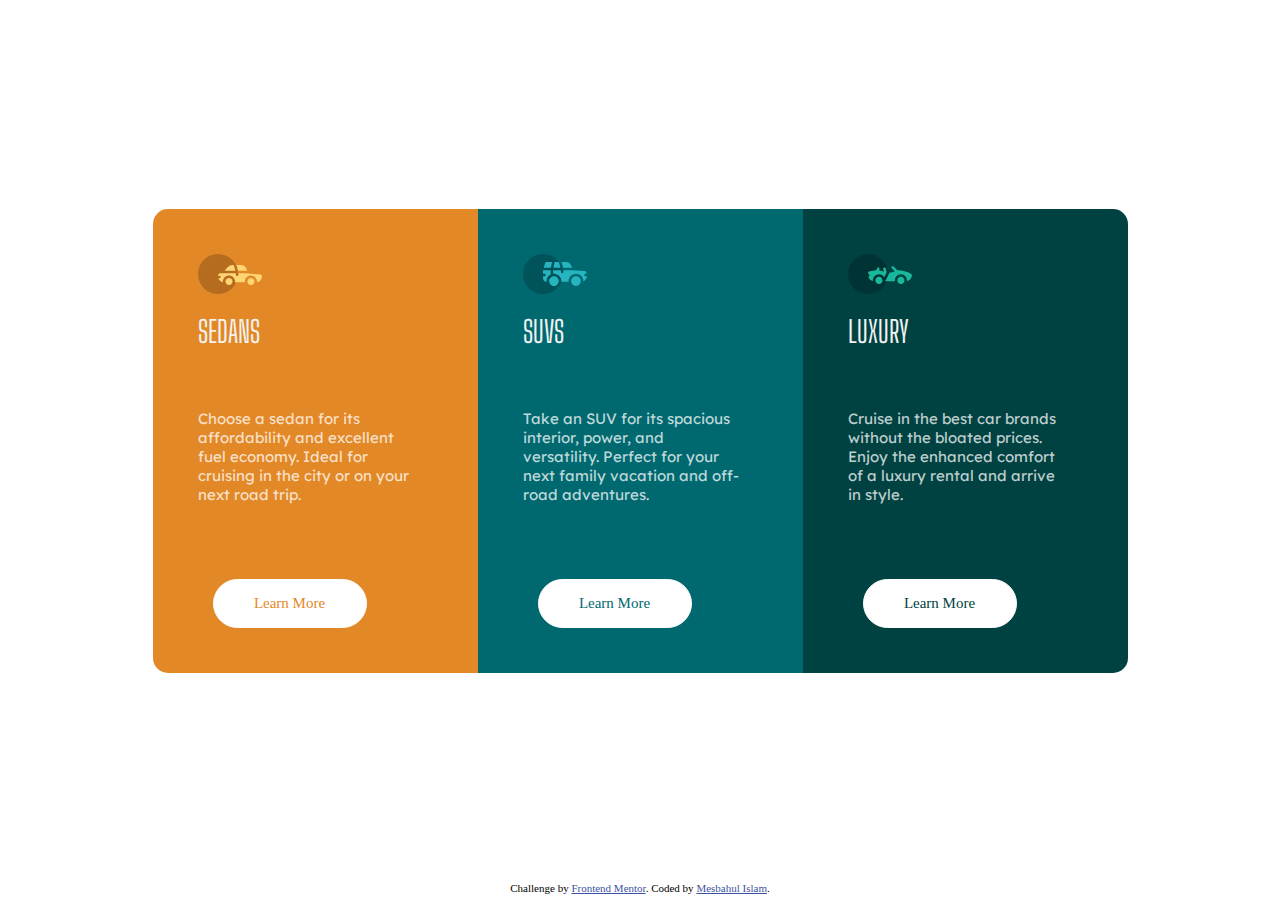
<file: 3-column-preview-card-component/index.html>
<!DOCTYPE html>
<html lang="en">
<head>
  <meta charset="UTF-8">
  <meta name="viewport" content="width=device-width, initial-scale=1.0"> <!-- displays site properly based on user's device -->

  <link rel="icon" type="image/png" sizes="32x32" href="./images/favicon-32x32.png">
  <link rel="stylesheet" href="style.css">
  
  <title>Frontend Mentor | 3-column preview card component</title>

</head>
<body>

  <main>
        <div class="sedan">
            <img src="images/icon-sedans.svg" alt="sedan_icon">
            <p class="head">SEDANS</p>
            <p class="sedandesc">
              Choose a sedan for its affordability and excellent fuel economy. Ideal for cruising in the city
              or on your next road trip.
            </p>
            <div class="sedanlearn">Learn More</div>
        </div>
        <div class="suv">
            <img src="images/icon-suvs.svg" alt="suv_icon">
            <p class="head">SUVS</p>
            <p class="suvdesc">
              Take an SUV for its spacious interior, power, and versatility. Perfect for your next family vacation
              and off-road adventures.
            </p>
          <div class="suvlearn">Learn More</div>
        </div>
        <div class="luxury">
            <img src="images/icon-luxury.svg" alt="luxury_icon">
            <p class="head">LUXURY</p>
            <p class="luxurydesc">
              Cruise in the best car brands without the bloated prices. Enjoy the enhanced comfort of a luxury
              rental and arrive in style.
            </p>
          <div class="luxurylearn">Learn More</div>
        </div>

  </main>
  
    <footer>
      Challenge by <a href="https://www.frontendmentor.io?ref=challenge" target="_blank">Frontend Mentor</a>.
      Coded by <a href="https://github.com/Mesbahul-Islam">Mesbahul Islam</a>.
    </footer>
</body>
</html>
</file>
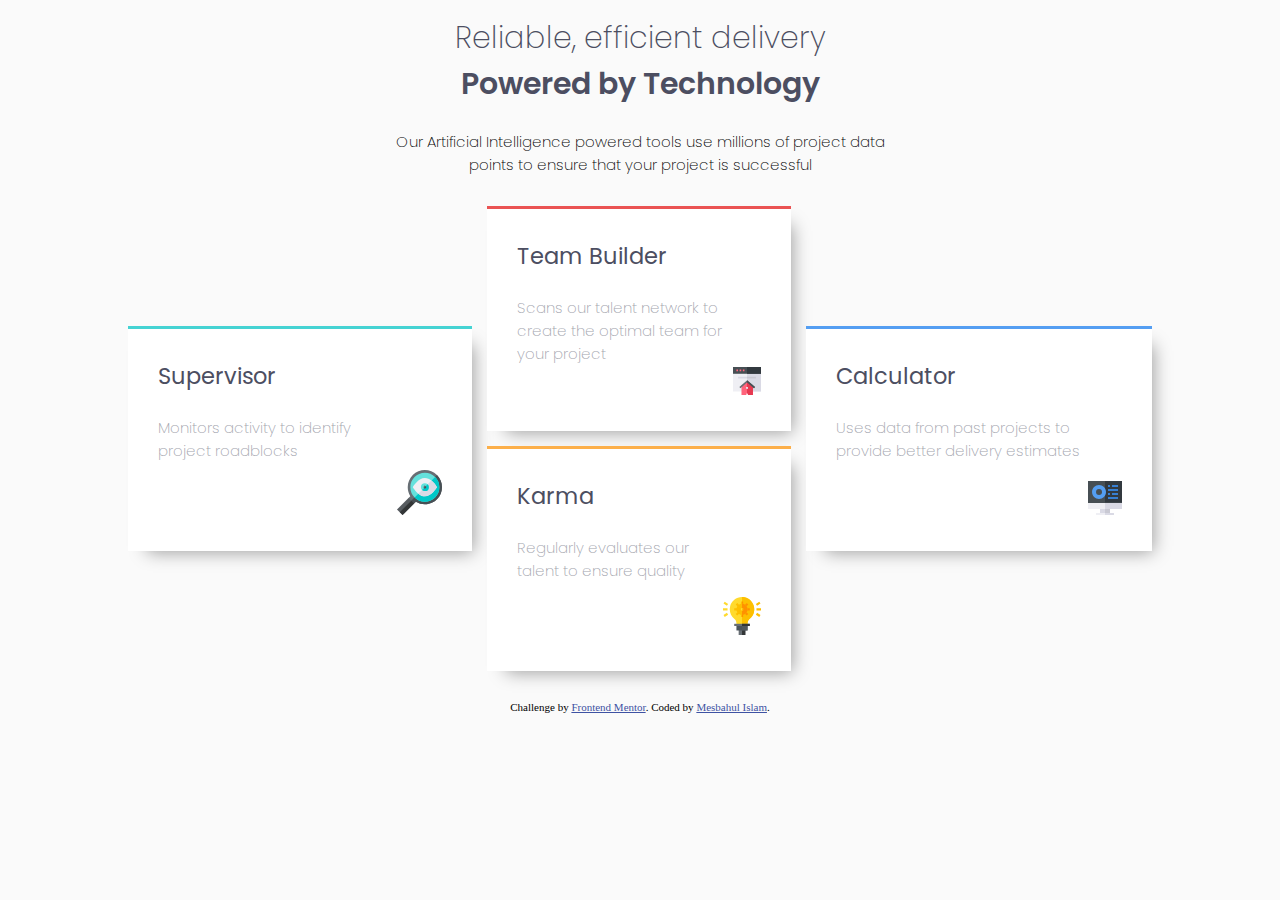
<file: four-card-feature-section/index.html>
<!DOCTYPE html>
<html lang="en">
<head>
  <meta charset="UTF-8">
  <meta name="viewport" content="width=device-width, initial-scale=1.0"> <!-- displays site properly based on user's device -->

  <link rel="icon" type="image/png" sizes="32x32" href="./images/favicon-32x32.png">
  <link rel="stylesheet" href="style.css">
  
  <title>Frontend Mentor | Four card feature section</title>

  <!-- Feel free to remove these styles or customise in your own stylesheet 👍 -->
  <style>
    .attribution { font-size: 11px; text-align: center; }
    .attribution a { color: hsl(228, 45%, 44%); }
  </style>
</head>
<body>
  
  <main>
    <div class="upper">
      <h1 class="heading">
        Reliable, efficient delivery <br>
        <span class="subtext">Powered by Technology</span>
      </h1>
      <br>
      Our Artificial Intelligence powered tools use millions of project data <br> points
      to ensure that your project is successful
    </div>
    <div class="supervisor">
      <div class="desc">
        <h2 class="head">Supervisor</h2> <br>
        Monitors activity to identify project roadblocks
      </div>
      <div class="flex-item1"><img src="images/icon-supervisor.svg" alt="supervisor_icon"></div>
    </div>
    <div class="team">
      <div class="desc">
        <h2 class="head">Team Builder</h2> <br>
        Scans our talent network to create the optimal team for your project
      </div>
      <div class="flex-item2"><img src="images/icon-team-builder.svg" alt="team-builder_icon"></div>
    </div>
    <div class="karma">
      <div class="desc">
        <h2 class="head">Karma</h2> <br>
        Regularly evaluates our talent to ensure quality
      </div>
      <div class="flex-item3"><img src="images/icon-karma.svg" alt="karma_icon"></div>
    </div>
    <div class="calc">
      <div class="desc">
        <h2 class="head">Calculator</h2> <br>
        Uses data from past projects to provide better delivery estimates
      </div>
      <div class="flex-item4"><img src="images/icon-calculator.svg" alt="calculator_icon"></div>
    </div>
  </main>

  
  <footer>
    <p class="attribution">
      Challenge by <a href="https://www.frontendmentor.io?ref=challenge" target="_blank">Frontend Mentor</a>. 
      Coded by <a href="#">Mesbahul Islam</a>.
    </p>
  </footer>
</body>
</html>
</file>
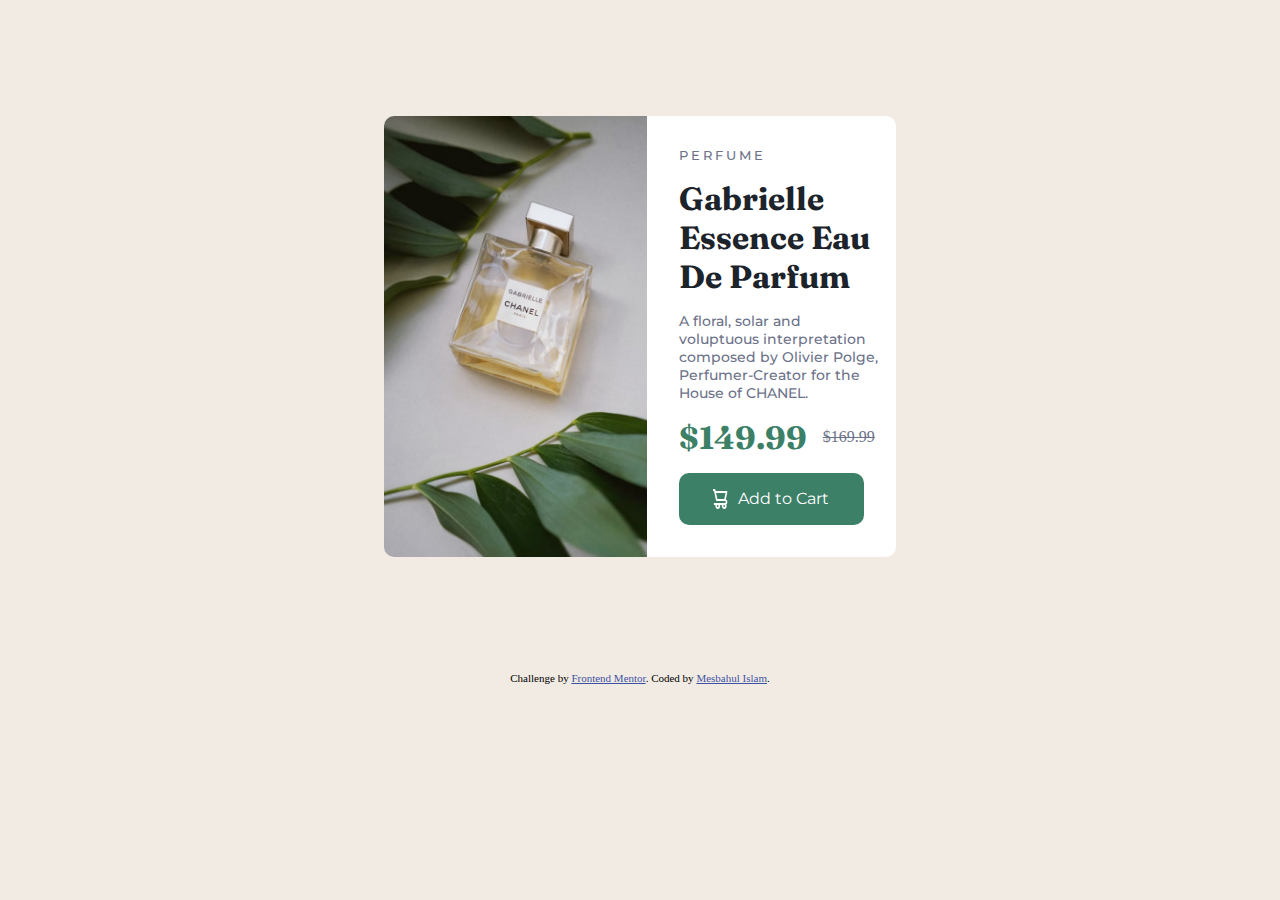
<file: Product_preview_card_component/index.html>
<!DOCTYPE html>
<html lang="en">
<head>
  <meta charset="UTF-8">
  <meta name="viewport" content="width=device-width, initial-scale=1.0"> <!-- displays site properly based on user's device -->

  <link rel="icon" type="image/png" sizes="32x32" href="./images/favicon-32x32.png">
  
  <title>Frontend Mentor | Product preview card component</title>

  <!-- Feel free to remove these styles or customise in your own stylesheet 👍 -->
  <link rel="stylesheet" href="style.css">
</head>
<body>
  <main>
    <div class="flexbox">
      <div class="background_box">
        <div class="image">
          <picture>
            <source media="(min-width:700px)" srcset="images/image-product-desktop.jpg">
            <source media="(min-width:100px)" srcset="images/image-product-mobile.jpg">
            <img src="images/image-product-desktop.jpg" alt="image_product" id="image">
          </picture>
        </div>
          <div class="lekharbox">
            <div class="perfume">Perfume</div>

            <h1 class="bold">Gabrielle Essence Eau De Parfum</h1>

            <p>A floral, solar and voluptuous interpretation composed by Olivier Polge, 
            Perfumer-Creator for the House of CHANEL. </p>
            <div class="pricing">   
              <div class="price"><h1>$149.99</h1></div>
              <div class="not_price">$169.99</div>
            </div>  
            <div class="cart">
             <div class="cart_image"><img src="images/icon-cart.svg" alt="cart_icon"></div>
              <div class="button">Add to Cart</div>
            </div>
          </div>
      </div>
    </div>
  </main>
  <footer>
    Challenge by <a href="https://www.frontendmentor.io?ref=challenge" target="_blank">Frontend Mentor</a>. 
    Coded by <a href="">Mesbahul Islam</a>.
  </footer>
</body>
</html>
</file>
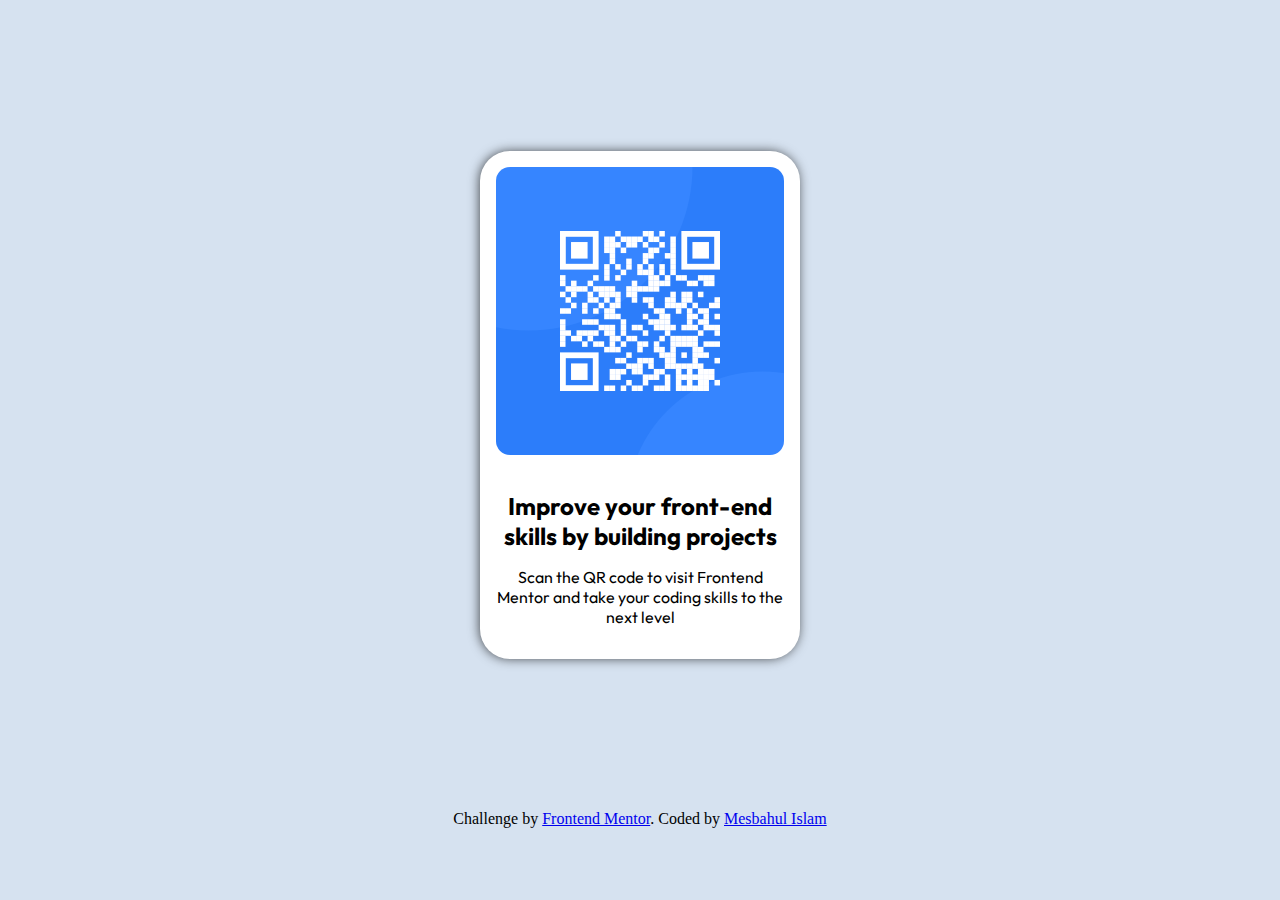
<file: Qr code/index.html>
<!DOCTYPE html>
<html lang="en">
<head>
  <meta charset="UTF-8">
  <meta name="viewport" content="width=device-width, initial-scale=1.0"> <!-- displays site properly based on user's device -->

  <link rel="icon" type="image/png" sizes="32x32" href="./images/favicon-32x32.png">
  <link rel="stylesheet" href="style.css">
  
  <title>Frontend Mentor | QR code component</title>

  <!-- Feel free to remove these styles or customise in your own stylesheet 👍 -->
</head>
<body>

  <main>
    <div class="flex-container">
      <div class="container2">
      <h1 class="sr-only">QR Card Component</h1>
      <div id="image"><img class="image"src="images/image-qr-code.png" alt="QR code to frontendmentor.io"></div>
      <div class="writing"><h2> Improve your front-end skills by building projects</h2>
        <p> Scan the QR code to visit Frontend Mentor and take your coding skills to the next level </p></div>
      </div>
    </div>
  </main>

  <footer>
      Challenge by <a href="https://www.frontendmentor.io?ref=challenge" target="_blank">Frontend Mentor</a>. 
      Coded by <a href="https://github.com/Mesbahul-Islam">Mesbahul Islam</a>
  </footer>
  
</body>
</html>
</file>
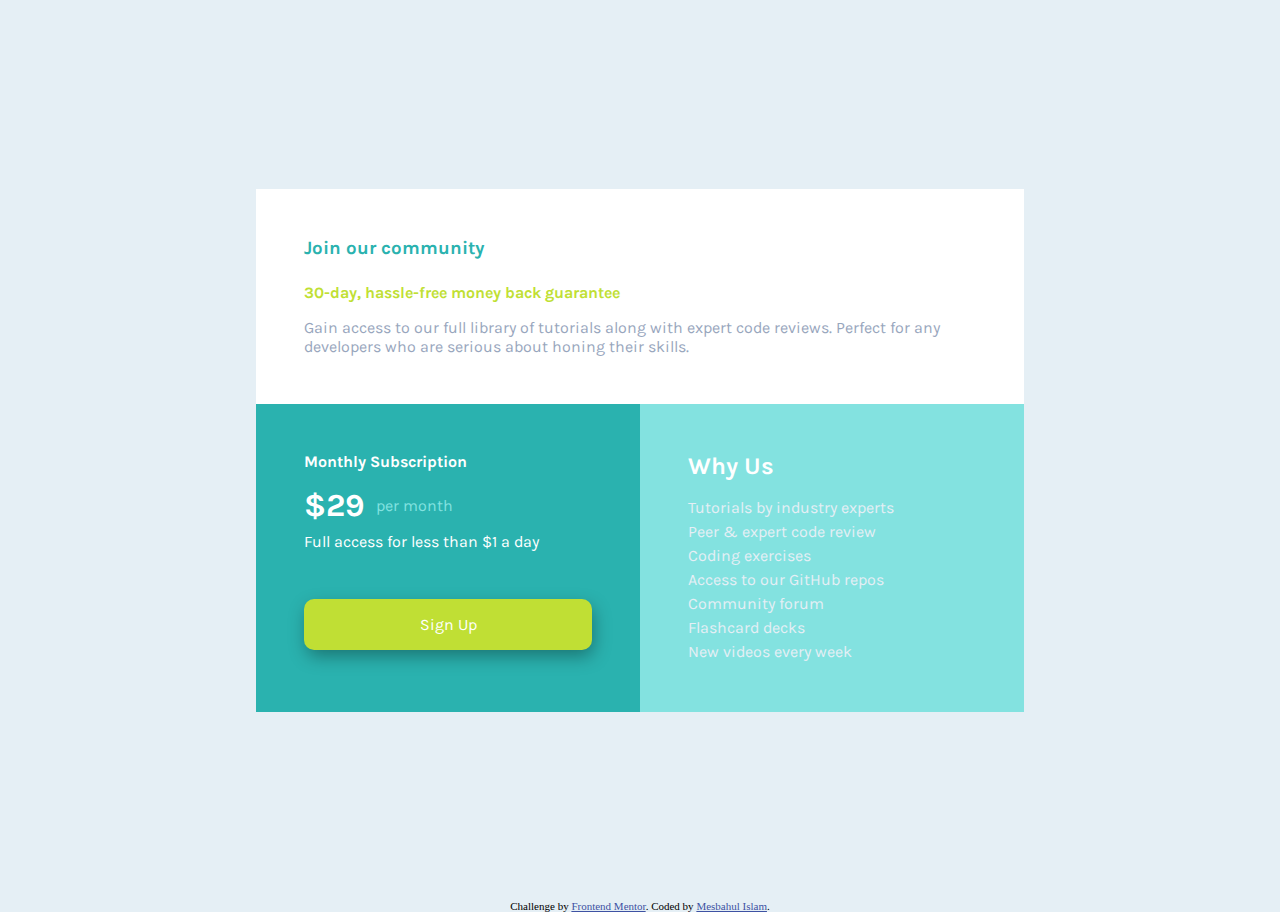
<file: single-price-grid/index.html>
<!DOCTYPE html>
<html lang="en">
<head>
  <meta charset="UTF-8">
  <meta name="viewport" content="width=device-width, initial-scale=1.0"> <!-- displays site properly based on user's device -->

  <link rel="icon" type="image/png" sizes="32x32" href="./images/favicon-32x32.png">
  <link rel="stylesheet" href="style.css">
  
  <title>Frontend Mentor | Single Price Grid Component</title>

  <!-- Feel free to remove these styles or customise in your own stylesheet 👍 -->
  <style>
    .attribution { font-size: 11px; text-align: center; }
    .attribution a { color: hsl(228, 45%, 44%); }
  </style>
</head>
<body>
  
  <main>
    <h1 class="sr-only">QR Card Component</h1>

    <div class="flexcontainer">
      <div class="community">
        <h3 class="join">Join our community</h3>
        <h4 class="hassle">30-day, hassle-free money back guarantee</h4>
        <p class="para">
          Gain access to our full library of tutorials along with expert code reviews.
           Perfect for any developers who are serious about honing their skills.
        </p>
      </div>
      <div class="grid_container">
        <div class="monthly">
          <h4 class="monthly-heading">Monthly Subscription</h4>
          <div class="flex-container2">
            <p class="per-month"> <h1>&dollar;29 </h1> per month</p>
          </div>
          <p class="full-access">Full access for less than &dollar;1 a day</p>
          <div class="button1">Sign Up</div>
        </div>
        <div class="us">
          <h2 class="why">Why Us</h2>
          <p class="tutorial">
            Tutorials by industry experts <br>
            Peer &amp; expert code review <br>
            Coding exercises<br>
            Access to our GitHub repos<br>
            Community forum<br>
            Flashcard decks<br>
            New videos every week<br>
          </p>
        </div>
      </div>
    </div>
  </main>
  
  <footer>
    <p class="attribution">
      Challenge by <a href="https://www.frontendmentor.io?ref=challenge" target="_blank">Frontend Mentor</a>. 
      Coded by <a href="https://github.com/Mesbahul-Islam">Mesbahul Islam</a>.
    </p>
  </footer>
</body>
</html>
</file>
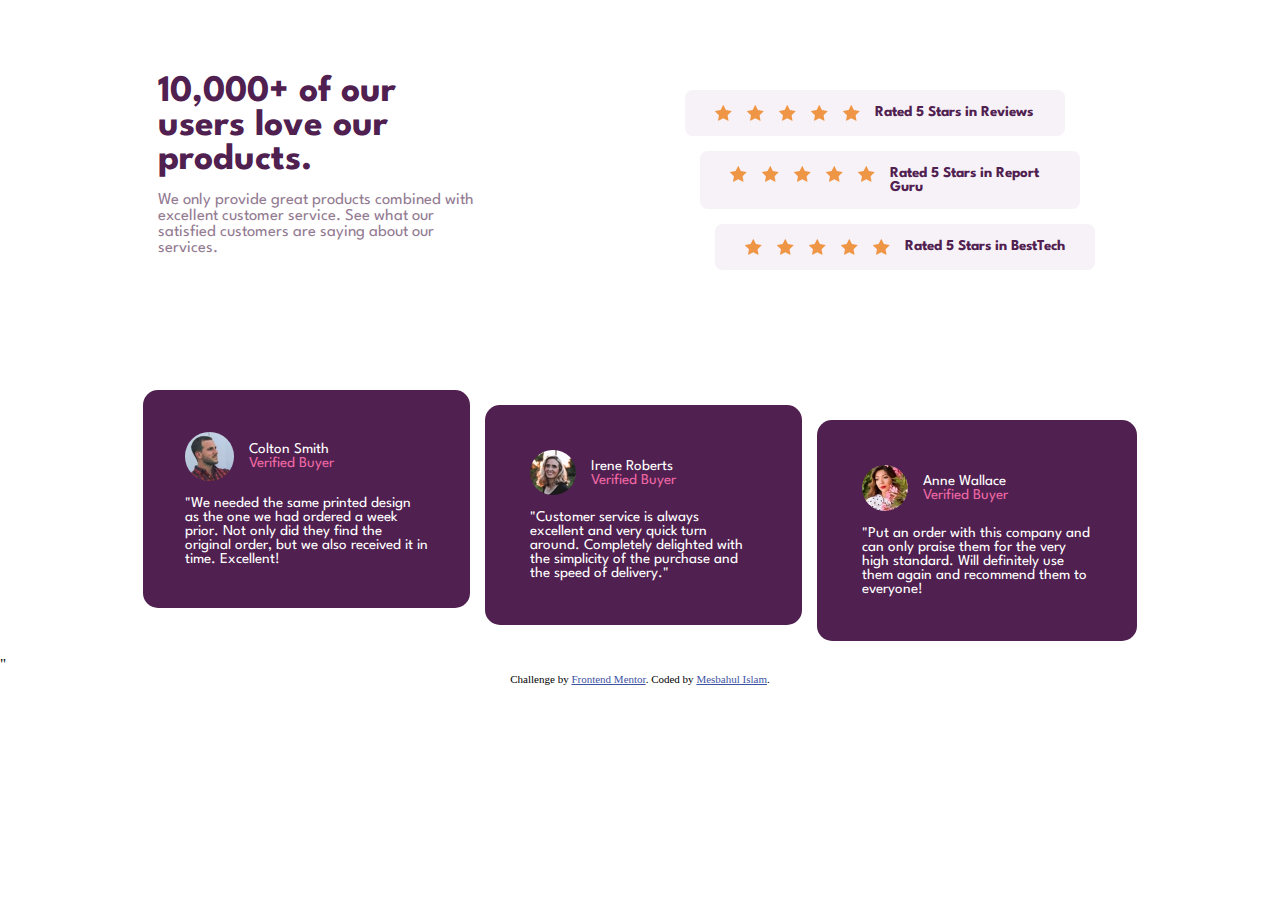
<file: social-proof-section/index.html>
<!DOCTYPE html>
<html lang="en">
  <head>
    <meta charset="UTF-8" />
    <meta name="viewport" content="width=device-width, initial-scale=1.0" />
    <!-- displays site properly based on user's device -->

    <link
      rel="icon"
      type="image/png"
      sizes="32x32"
      href="./images/favicon-32x32.png"
    />
    <link rel="stylesheet" href="style.css">
    <title>Frontend Mentor | Social proof section</title>

    <!-- Feel free to remove these styles or customise in your own stylesheet 👍 -->
    <style>
      .attribution {
        font-size: 11px;
        text-align: center;
      }
      .attribution a {
        color: hsl(228, 45%, 44%);
      }
    </style>
  </head>
  <body>
    <main>
      <div class="flexcontainer">
        <div class="grid_container">
          <div class="heading">
            <h1 class="tenk">10,000+ of our users love our products.</h1>
            <span class="subtext">
              We only provide great products combined with excellent customer service.
              See what our satisfied customers are saying about our services.
            </span>
          </div>
        
          <div class="stars">
            <div class="review">
              <img src="images/icon-star.svg" alt="star_icon" class="star_icon">
              <img src="images/icon-star.svg" alt="star_icon" class="star_icon">
              <img src="images/icon-star.svg" alt="star_icon" class="star_icon">
              <img src="images/icon-star.svg" alt="star_icon" class="star_icon">
              <img src="images/icon-star.svg" alt="star_icon" class="star_icon">
              <div class="review1">Rated 5 Stars in Reviews</div>

            </div>
            <div class="report">
              <img src="images/icon-star.svg" alt="star_icon" class="star_icon">
              <img src="images/icon-star.svg" alt="star_icon" class="star_icon">
              <img src="images/icon-star.svg" alt="star_icon" class="star_icon">
              <img src="images/icon-star.svg" alt="star_icon" class="star_icon">
              <img src="images/icon-star.svg" alt="star_icon" class="star_icon">
              <div class="report1">Rated 5 Stars in Report Guru</div>
            </div>
            <div class="besttech">
              <img src="images/icon-star.svg" alt="star_icon" class="star_icon">
              <img src="images/icon-star.svg" alt="star_icon" class="star_icon">
              <img src="images/icon-star.svg" alt="star_icon" class="star_icon">
              <img src="images/icon-star.svg" alt="star_icon" class="star_icon">
              <img src="images/icon-star.svg" alt="star_icon" class="star_icon">
              <div class="besttech1">Rated 5 Stars in BestTech</div>
            </div>
          </div>
        </div>
        
        <div class="people">
          <div class="colton">
            <div class="colton_container">
              <img src="images/image-colton.jpg" alt="colton_smith" class="dp">
              <div class="text1">
                Colton Smith <br>
                <span class="verified">Verified Buyer</span>
              </div>
            </div>
            "We needed the same printed design as the one we had ordered a week prior.
            Not only did they find the original order, but we also received it in time. Excellent!
          </div>
        
          <div class="irene">
            <div class="irene_container">
              <img src="images/image-irene.jpg" alt="irene_roberts" class="dp">
              <div class="text2">
                Irene Roberts <br>
                <span class="verified">Verified Buyer</span>
              </div>
            </div>
            "Customer service is always excellent and very quick turn around. Completely
            delighted with the simplicity of the purchase and the speed of delivery."
          </div>
        
          <div class="anne">
            <div class="anne_container">
              <img src="images/image-anne.jpg" alt="anne-wallace" class="dp">
              <div class="text3">
                Anne Wallace <br>
                <span class="verified">Verified Buyer</span>
              </div>
            </div>
            "Put an order with this company and can only praise them for the very high
            standard. Will definitely use them again and recommend them to everyone!
          </div>
        </div>
      </div>
    </main>"

    <footer>
      <div class="attribution">
        Challenge by
        <a href="https://www.frontendmentor.io?ref=challenge" target="_blank"
          >Frontend Mentor</a
        >. Coded by <a href="#">Mesbahul Islam</a>.
      </div>
    </footer>
  </body>
</html>
</file>
<file: 3-column-preview-card-component/style.css>
@import url('https://fonts.googleapis.com/css2?family=Big+Shoulders+Display:wght@700&family=Lexend+Deca&display=swap');
*{
    box-sizing: border-box;
    margin: 0;
    padding: 0;
}

:root{
    --sedanbg: hsl(31, 77%, 52%);
    --suvbg: hsl(184, 100%, 22%);
    --luxurybg: hsl(179, 100%, 13%);
    --paragrah: hsla(0, 0%, 100%, 0.75);
    --headings: hsl(0, 0%, 95%);
    font-size: 15px;
}

main{
    display: grid;
    grid-template-columns: 1fr 1fr 1fr;
    margin: auto;
    min-height: 98vh;
    max-width: 65rem;
    align-items: center;
    justify-content: center;
}
.sedan{
    background-color: var(--sedanbg);
    color: var(--headings);
    padding: 3rem 4rem 3rem 3rem;
    border-top-left-radius: 1rem;
    border-bottom-left-radius: 1rem;
}

.sedandesc{
    padding-top: 4rem;
    color: var(--paragrah);
    font-family: 'Lexend Deca', sans-serif;
}
.head{
    padding-top: 1rem;
    color: var(--headings);
    font-size: 2rem;
    font-family: 'Big Shoulders Display', cursive;
}
.suv{
    background-color: var(--suvbg);
    color: var(--headings);
    padding: 3rem 4rem 3rem 3rem;
}
.suvdesc{
    padding-top: 4rem;
    color: var(--paragrah);
    font-family: 'Lexend Deca', sans-serif;
}
.luxury{
    background-color: var(--luxurybg);
    color: var(--headings);
    padding: 3rem 4rem 3rem 3rem;
    border-radius: 0 1rem 1rem 0;
}
.luxurydesc{
    padding-top: 4rem;
    color: var(--paragrah);
    font-family: 'Lexend Deca', sans-serif;
}
.sedanlearn{
    color: var(--sedanbg);
    background: white;
    border: 1px solid white;
    width: fit-content;
    margin-top: 5rem;
    margin-left: 1rem;
    border-radius: 2rem;
    width: 70%;
    padding: 1rem;
    text-align: center;
}

.sedanlearn:hover{
    color: var(--paragrah);
    background: var(--sedanbg);
    border: 1px solid white;
    width: fit-content;
    margin-top: 5rem;
    margin-left: 1rem;
    width: 70%;
    padding: 1rem;
    text-align: center;
    border-radius: 2rem;
}

.suvlearn{
    color: var(--suvbg);
    background: white;
    border: 1px solid white;
    width: fit-content;
    margin-top: 5rem;
    margin-left: 1rem;
    width: 70%;
    padding: 1rem;
    text-align: center;
    border-radius: 2rem;
}

.suvlearn:hover{
    color: var(--paragrah);
    background: var(--suvbg);
    border: 1px solid white;
    width: fit-content;
    margin-top: 5rem;
    margin-left: 1rem;
    width: 70%;
    padding: 1rem;
    text-align: center;
    border-radius: 2rem;
}

.luxurylearn{
    color: var(--luxurybg);
    background: white;
    border: 1px solid white;
    width: fit-content;
    margin-top: 5rem;
    margin-left: 1rem;
    width: 70%;
    padding: 1rem;
    text-align: center;
    border-radius: 2rem;
}

.luxurylearn:hover{
    color: var(--paragrah);
    background: var(--luxurybg);
    border: 1px solid white;
    width: fit-content;
    margin-top: 5rem;
    margin-left: 1rem;
    width: 70%;
    padding: 1rem;
    text-align: center;
    border-radius: 2rem;
}

footer{
    font-size: 11px; 
    text-align: center;
}
footer a {
    color: hsl(228, 45%, 44%);
}
@media only screen and (max-width: 975px){
    :root{
        font-size: 13px;
    }
    main{
        width: 95%;
    }

    .sedanlearn{
        width: 80%;
        padding: 0.5rem;

    }

    .suvlearn{
        width: 80%;
        padding: 0.5rem;
    }
    .luxurylearn{
        width: 80%;
        padding: 0.5rem;
    }
}
@media only screen and (max-width: 500px){
    :root{
        font-size:12px;
    }
    main{
        grid-template-columns: 1fr;
        width: 80%;
        margin-top: 2rem;
        margin-bottom: 2rem;
    }
    .sedan{
        border-top-right-radius: 1rem;
        border-bottom-left-radius: 0px;
    }
    .luxury{
        border-top-right-radius: 0px;
        border-bottom-right-radius: 1rem;
        border-bottom-left-radius: 1rem;
    }
}
</file>
<file: four-card-feature-section/style.css>
@import url('https://fonts.googleapis.com/css2?family=Poppins:wght@200;400;600&display=swap');
*{
    box-sizing: border-box;
    margin: 0;
    padding: 0;
}

:root{
    --red: hsl(0, 78%, 62%);
    --cyan: hsl(180, 62%, 55%);
    --orange: hsl(34, 97%, 64%);
    --blue: hsl(212, 86%, 64%);
    --heading: hsl(234, 12%, 34%);
    --text: hsl(229, 6%, 66%);
    --bg: hsl(0, 0%, 98%);
    font-size: 15px;

}

body{
    background-color: var(--bg);
}

main{
    display: grid;
    grid-template-areas:
    'heading heading heading'
    '. team .'
    'sup team calc'
    'sup karma calc'
    '. karma .'
    ;
    width: 80%;
    margin: auto;
    grid-gap: 1rem;
    margin-bottom: 2rem;
    font-family: 'Poppins', sans-serif;
    
}

.upper{
    margin-top: 1rem;
    grid-area: heading;
    text-align: center;
    padding-bottom: 1rem;
    font-weight: 200;
    

}
.supervisor{
    grid-area: sup;
    background-color: white;
    padding: 2rem;
    border-top: 3px solid var(--cyan);
    display: flex;
    height: 15rem;
    box-shadow: 10px 10px 17px -9px rgba(0,0,0,0.39);
-webkit-box-shadow: 10px 10px 17px -9px rgba(0,0,0,0.39);
-moz-box-shadow: 10px 10px 17px -9px rgba(0,0,0,0.39);
}
.team{
    grid-area: team;
    background-color: white;
    padding: 2rem;
    border-top: 3px solid var(--red);
    display: flex;
    height: 15rem;
    box-shadow: 10px 10px 17px -9px rgba(0,0,0,0.39);
-webkit-box-shadow: 10px 10px 17px -9px rgba(0,0,0,0.39);
-moz-box-shadow: 10px 10px 17px -9px rgba(0,0,0,0.39);
}
.karma{
    grid-area: karma;
    background-color: white;
    padding: 2rem;
    border-top: 3px solid var(--orange);
    display: flex;
    height: 15rem;
    box-shadow: 10px 10px 17px -9px rgba(0,0,0,0.39);
-webkit-box-shadow: 10px 10px 17px -9px rgba(0,0,0,0.39);
-moz-box-shadow: 10px 10px 17px -9px rgba(0,0,0,0.39);
}
.calc{
    grid-area: calc;
    background-color: white;
    padding: 2rem;
    border-top: 3px solid var(--blue);
    display: flex;
    height: 15rem;
    box-shadow: 10px 10px 17px -9px rgba(0,0,0,0.39);
-webkit-box-shadow: 10px 10px 17px -9px rgba(0,0,0,0.39);
-moz-box-shadow: 10px 10px 17px -9px rgba(0,0,0,0.39);
}
img{
    width: 100%;
}
.flex-item1{
    align-self: flex-end;
}
.flex-item2{
    align-self: flex-end;
}
.flex-item3{
    align-self: flex-end;
}
.flex-item4{
    align-self: flex-end;
}
.heading{
    font-weight: 200;
    color: var(--heading);
}
.subtext{
    font-weight: 600;
}
.desc{
    font-weight: 200;
    color: var(--text);
}
.head{
    font-weight: 400;
    color: var(--heading);
}

@media only screen and (max-width: 500px){
    main{
        grid-template-areas:
        'heading'
        'sup'
        'team'
        'calc'
        'karma'
        ;
    }
}
</file>
<file: Product_preview_card_component/style.css>
@import url('https://fonts.googleapis.com/css2?family=Fraunces:opsz,wght@9..144,500&family=Montserrat:wght@500;700&display=swap');

*{
    padding: 0;
    margin: 0;
    box-sizing: border-box;
}

:root{
   --mainbg:  hsl(30, 38%, 92%);
   --Cream: hsl(30, 38%, 92%);
   --Dark_cyan: hsl(158, 36%, 37%);
   --Dark_cyan_hover: hsl(158, 38%, 21%);
   --h1: hsl(212, 21%, 14%);
   --text: hsl(228, 12%, 48%)
}

body{
    background-color: var(--mainbg);
}
.flexbox{
    display: flex;
    justify-content: center;
    align-items: center;
    height: 42rem;
}
.background_box{
    display: flex;
    background-color: white;
    max-width: 32rem;
    max-height: 28rem;
    border-radius: 10px;
}

.image{
    width: 65%;

}
#image{
    border-top-left-radius: 10px;
    border-bottom-left-radius: 10px;
}
img{
    width: 100%;
    height: 100%;
}
.lekharbox{
    padding: 1rem;
    width: 60%;
}
.perfume{
    padding-left: 1rem;
    padding-bottom: 1rem;
    font-size: 0.8rem;
    font-family:'Montserrat', sans-serif ;
    font-weight: 500;
    text-transform: uppercase;
    letter-spacing: 3px;
    padding-top: 1rem;
    color: var(--text);
    
}
.bold{
    font-family: 'Fraunces', serif;
    font-weight: 700;
    padding-left: 1rem;
    padding-bottom: 1rem;
    color: var(--h1);
}
p{
    font-size: 14px;
    font-family: 'Montserrat', sans-serif;
    padding-left: 1rem;
    padding-bottom: 1rem;
    font-weight: 500;
    color: var(--text);
    
}
.pricing{
    display: flex;
    flex-direction: row;
    align-items: center;
    padding-left: 1rem;
}
.price{
    padding-right: 1rem;
    color: var(--Dark_cyan);
    font-weight: 700;
    font-family: 'Fraunces', serif;
}
.not_price{
    color: var(--text) ;
    text-decoration:line-through;
}
.cart{
    display: flex;
    justify-content: center;
    text-align: center;
    align-self: center;
    margin: 1rem;
    padding-top: 1rem;
    padding-bottom: 1rem;
    background-color: var(--Dark_cyan);
    border-radius: 10px;
}
.cart:hover{
    display: flex;
    justify-content: center;
    text-align: center;
    align-self: center;
    margin: 1rem;
    padding-top: 1rem;
    padding-bottom: 1rem;
    background-color: var(--Dark_cyan_hover);
    border-radius: 10px;
}
.button{
   margin-left: 10px;
    color: white;
    text-align: center;
    font-family: 'Montserrat', sans-serif;
    font-size: 1rem;
}

footer{
    font-size: 11px;
    text-align: center;
}
footer a {
    color: hsl(228, 45%, 44%);
}

@media only screen and (max-width: 500px){
    .bold{
        font-size: 1.1rem;
    }
    .background_box{
        flex-direction: column;
        width: 65%;
        height: 90%;
    }
    .image{
        width: 100%;
        height: 30%;
        border-radius: none;
    }
    #image{
        border-top-left-radius: 10px;
        border-bottom-left-radius: 0px;
        border-top-right-radius: 10px;
    }
    .lekharbox{
        width: 100%;
    }
    .perfume{
        font-size: 0.625rem;
        padding:none;
    }
    .write{
        font-size: smaller;
    }
    .price{
        font-size: 1.25rem;
    }
    .cart{
        padding: 5%;
    }
    .button{
        font-size: smaller;
    }
}
</file>
<file: Qr code/style.css>
@import url('https://fonts.googleapis.com/css2?family=Outfit:wght@400;700&display=swap');

*{
    padding:0;
    margin: 0;
    box-sizing: border-box;
}

:root{
    --bg: hsl(212, 45%, 89%); 
    --bgflex: hsl(0, 0%, 100%); 
    font-size:16px;
}
body{
    background-color: var(--bg);
}
.flex-container{
    display: flex;
    justify-content: center;
    align-items: center;
    height: 90vh;
}
.sr-only:not(:focus):not(:active) {
    clip: rect(0 0 0 0); 
    clip-path: inset(50%);
    height: 1px;
    overflow: hidden;
    position: absolute;
    white-space: nowrap; 
    width: 1px;
  }

img{
    width: 100%;
    padding: 1rem;
}
#image{
    width: 100%;
    margin: auto;
}
.container2{
    margin: auto;
    max-width: 20rem;
    height: fit-content;
    background-color:var(--bgflex) ;
    text-align: center;
    border-radius: 30px;
    box-shadow: -1px 0px 12px -1px rgba(0,0,0,0.75);
-webkit-box-shadow: -1px 0px 12px -1px rgba(0,0,0,0.75);
-moz-box-shadow: -1px 0px 12px -1px rgba(0,0,0,0.75);
}
.writing{
    font-family: 'Outfit', sans-serif;
    padding: 1rem;
    font-size: 1rem;
}
p{
    padding-top:1rem;
    padding-bottom: 1rem;
}
.image{
    border-radius: 30px;
}
footer{
    text-align: center;
}
</file>
<file: single-price-grid/style.css>
@import url('https://fonts.googleapis.com/css2?family=Karla:wght@400;700&display=swap');

*{
    box-sizing: border-box;
    margin: 0;
    padding: 0;
}

:root{
    --cyan: hsl(179, 62%, 43%);
    --light_cyan: hsl(218, 22%, 67%);
    --light_gray: hsl(204, 43%, 93%);
    --yellow: hsl(71, 73%, 54%);
    font-size: 16px;
}
body{
    background-color: var(--light_gray);
    height: 100vh;
}
main{
    display: flex;
    justify-content: center;
    align-items: center;
    height: 100%;
}
.sr-only:not(:focus):not(:active) {
    clip: rect(0 0 0 0); 
    clip-path: inset(50%);
    height: 1px;
    overflow: hidden;
    position: absolute;
    white-space: nowrap; 
    width: 1px;
  }
.flexcontainer{
    margin: auto;
    width: 60%;
}
.grid_container{
    display: grid;
    grid-template-columns: 1fr 1fr;

}
.community{
    background-color:white;
    padding: 3rem;
    font-family: 'Karla', sans-serif;
}
.monthly{
    background-color: var(--cyan);
    padding: 3rem;
    font-family: 'Karla', sans-serif;

}
.us{
    background-color:hsl(179, 62%, 70%);
    padding: 3rem;
    font-family: 'Karla', sans-serif;
}

.join{
    color: var(--cyan);
    font-weight: 700;
}
.hassle{
    color: var(--yellow);
    padding-top: 1.5rem;
}
.para{
    color: var(--light_cyan);
    padding-top: 1rem;
}
.monthly-heading{
    color: white;
}
.flex-container2{
    display: flex;
    align-items: center;
    padding-top: 1rem;
    color: hsl(179, 62%, 70%);
}

h1{
    padding-right: 0.7rem;
    color: white;
}
.full-access{
    color: white;
    padding-top: 0.5rem;
}
.button1{
    background-color: var(--yellow);
    text-align: center;
    margin-top: 3rem;
    padding: 1rem;
    color: white;
    border-radius: 10px;
    box-shadow: 2px 7px 18px -1px rgba(0,0,0,0.35);
-webkit-box-shadow: 2px 7px 18px -1px rgba(0,0,0,0.35);
-moz-box-shadow: 2px 7px 18px -1px rgba(0,0,0,0.35);
}

.why{
    color: white;
    padding-bottom: 1rem;
}
.tutorial{
    color: var(--light_gray);
    line-height: 1.5rem;
}

@media only screen and (max-width: 500px){
    main{
        height: fit-content;
        margin-top: 2rem;
        margin-bottom: 2rem;
        
    }
    .grid_container{
        grid-template-columns: 1fr;
    }
}

@media only screen and (max-width: 680px){
    .flexcontainer{
        width: 90%;
    }
}
</file>
<file: social-proof-section/style.css>
@import url('https://fonts.googleapis.com/css2?family=League+Spartan:wght@400;500;700&display=swap');
*{
    box-sizing: border-box;
    margin: 0;
    padding: 0;
}
:root{
    font-size: 15px;
    --dark_magenta: hsl(300, 43%, 22%);
    --soft_pink: hsl(333, 80%, 67%);
    --dark_grayish_magenta: hsl(303, 10%, 53%);
    --light_grayish_magenta: hsl(300, 24%, 96%);
}
main{
    max-width: 80%;
    margin: auto;
    margin-top: 3rem;
    display: flex;
    justify-content: center;
    align-items: center;
    font-family: 'League Spartan', sans-serif;
}
.heading{
    margin: 1rem;
    padding: 1rem;
    max-width: 70%;
}
.tenk{
    max-width: 75%;
}
.grid_container{
    display: grid;
    grid-template-columns: 1fr 1fr;
}
.stars{
    padding: 3rem;
    font-weight: 700;
    color: var(--dark_magenta);
}
.people{
    display: flex;
    align-items: flex-start;
    gap: 1rem;
    margin: 1rem;
    margin-top: 4rem;
    color: white;
}
.colton{
    background-color: var(--dark_magenta);
    padding: 2.8rem;
    max-height: 16rem;
    border-radius: 1rem;
}
.irene{
    background-color: var(--dark_magenta);
    padding: 3rem;
    margin-top: 1rem;
    max-height: 16rem;
    border-radius: 1rem;
}
.anne{
    background-color: var(--dark_magenta);
    padding: 3rem;
    margin-top: 2rem;
    max-height: 16rem;
    border-radius: 1rem;
}
.review{
    padding: 1rem;
    padding-left: 2rem;
    padding-right: 1rem;
    background-color: var(--light_grayish_magenta);
    width: 90%;
    margin-bottom: 1rem;
    display: flex;
    gap: 1rem;
    border-radius: 0.5rem;
    
}
.report{
    padding: 1rem;
    margin-left: 1rem;
    padding-left: 2rem;
    padding-right: 1rem;
    background-color: var(--light_grayish_magenta);
    width: 90%;
    margin-bottom: 1rem;
    display: flex;
    gap: 1rem;
    border-radius: 0.5rem;
}
.besttech{
    padding: 1rem;
    margin-left: 2rem;
    padding-left: 2rem;
    padding-right: 1rem;
    background-color: var(--light_grayish_magenta);
    width: 90%;
    margin-bottom: 1rem;
    display: flex;
    gap: 1rem;
    border-radius: 0.5rem;
}
.subtext{
    display: inline-block;
    padding-top: 1rem;
    font-weight: 400;
    font-size: 1.1rem;
    color: var(--dark_grayish_magenta);
}
.star_icon{
    height: 50%;
}
.colton_container{
    display: flex;
    justify-content: flex-start;
    align-items: center;
    padding-bottom: 1rem;
}
.dp{
    width: 20%;
    border-radius: 50%;
}
.text1{
    margin-left: 1rem;

}
.irene_container{
        display: flex;
        justify-content: flex-start;
        align-items: center;
        padding-bottom: 1rem;
}
.text2{
    margin-left: 1rem;

}
.anne_container{
    display: flex;
    justify-content: flex-start;
    align-items: center;
    padding-bottom: 1rem;
}
.text3{
    margin-left: 1rem;

}
.verified{
    color: var(--soft_pink);
}
h1{
    color: var(--dark_magenta);
    font-size: 2.5rem;
    font-weight: 700;
}
@media only screen and (max-width:500px){
    main{
        max-width: 100%;
        display: block;
        text-align: center;
    }
    .tenk{
        max-width: 100%;
    }
    .heading{
        max-width: 100%;
    }
    .grid_container{
        grid-template-columns: 1fr;
    }
    .people{
        display: block;
    }
    .stars{
        padding: 1rem;
        max-width: 100%;
        margin: 0;
    }
    .review{
        padding: 1rem 1rem 1rem 1rem;
        width: 100%;
        display: block;
    }
    .report{
        display: block;
        margin: none;
        margin-left: 0;
        padding: none;
        width: 100%;
    }
    .besttech{
        display: block;
        margin: none;
        margin-left: 0;
        width: 100%;
    }
    .star_icon{
        padding: 4px;
    }
}
</file>
